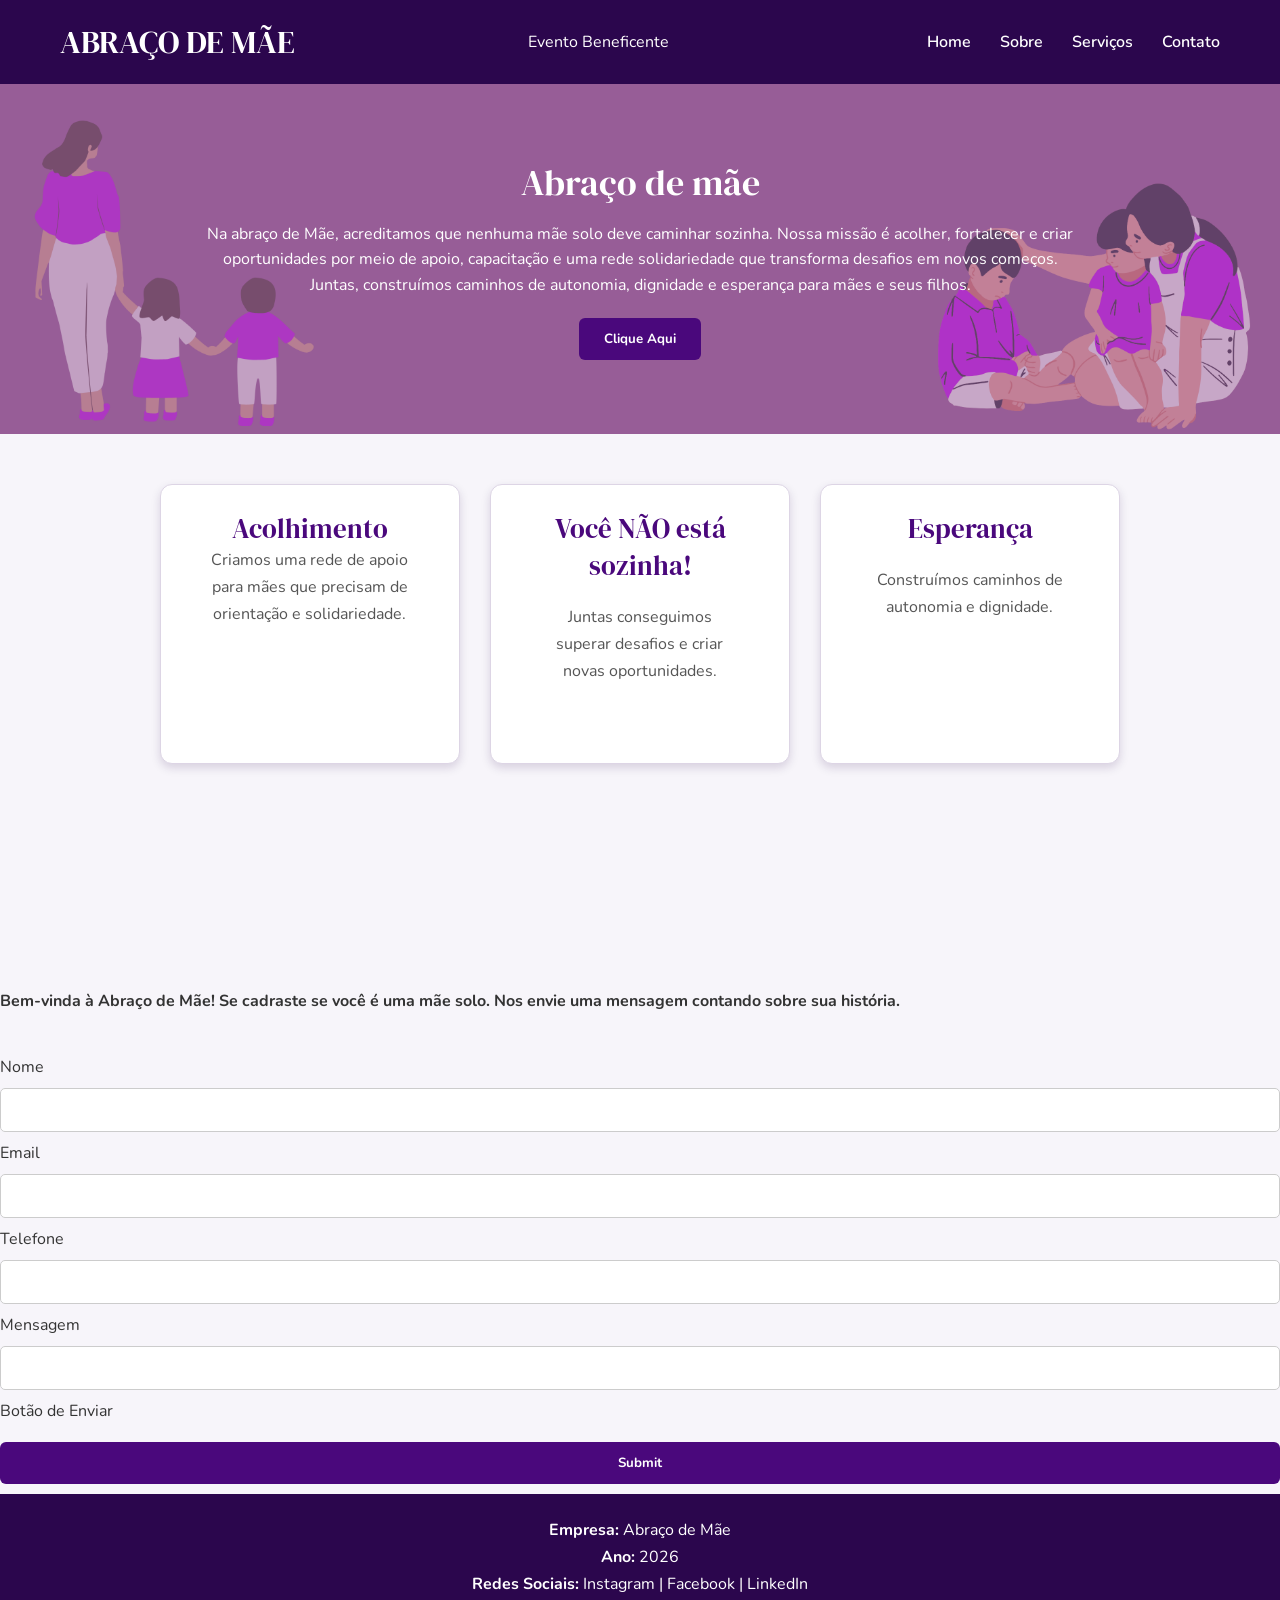
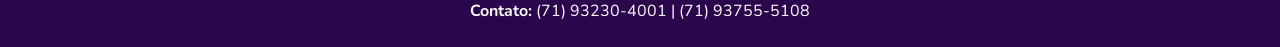
<file: index.html>
<!DOCTYPE html>
<html lang="pt">
<head>
    <meta charset="UTF-8">
    <meta name="viewport" content="width=device-width, initial-scale=1.0">
    <title>Abraço de mãe</title>
    <link rel="stylesheet" href="style.css">
</head>
<body>
    <header>
        <h1>ABRAÇO DE MÃE</h1>
        <P>Evento Beneficente</P>
        <nav>
            <a href="home.html">Home</a>
            <a href="sobre.html">Sobre</a>
            <a href="servicos.html">Serviços</a>
            <a href="contato.html">Contato</a>
        </nav>
    </header>

    <section class="banner">
        <h2>Abraço de mãe</h2>
            <p>Na abraço de Mãe, acreditamos que nenhuma mãe solo deve caminhar sozinha.
                Nossa missão é acolher, fortalecer e criar oportunidades por meio de apoio, capacitação e uma rede 
                solidariedade que transforma desafios em novos começos. Juntas, construímos caminhos de autonomia, dignidade e esperança para mães e seus filhos.
            </p>
        <button>Clique Aqui</button>
    </section>



    <section class="home">

            <div class="card">
                <h2>Acolhimento</h>
                    <p>
                        Criamos uma rede de apoio para mães que precisam
                        de orientação e solidariedade.
                    </p>          
            </div>


            <div class="card">
                <h2>Você NÃO está sozinha!</h2>
                    <p>
                        Juntas conseguimos superar desafios e criar novas oportunidades.
                    </p>
            </div>



            <div class="card">

                <h2>Esperança</h2>
                    <p>
                        Construímos caminhos de autonomia e dignidade.
                    </p>        
            </div>


    </section>

    <br><br><br><br><br><br><br><br>
    <h4>Bem-vinda à Abraço de Mãe! Se cadraste se você é uma mãe solo. Nos envie uma mensagem contando sobre sua história.</h4>
    <br><br>

    <form>

            Nome
            <input type="password">

            Email
            <input type="email">

            Telefone
            <input type="number">

            Mensagem
            <input type="message">
        
            Botão de Enviar
            <input type="submit">

    </form>

    <footer>
                <p><strong>Empresa:</strong> Abraço de Mãe</p>
                <p><strong>Ano:</strong> 2026</p>
                <p><strong>Redes Sociais:</strong> Instagram | Facebook | LinkedIn</p>
                <p><strong>Contato:</strong> (71) 93230-4001 | (71) 93755-5108</p>
    </footer>

</body>
</html>
</file>
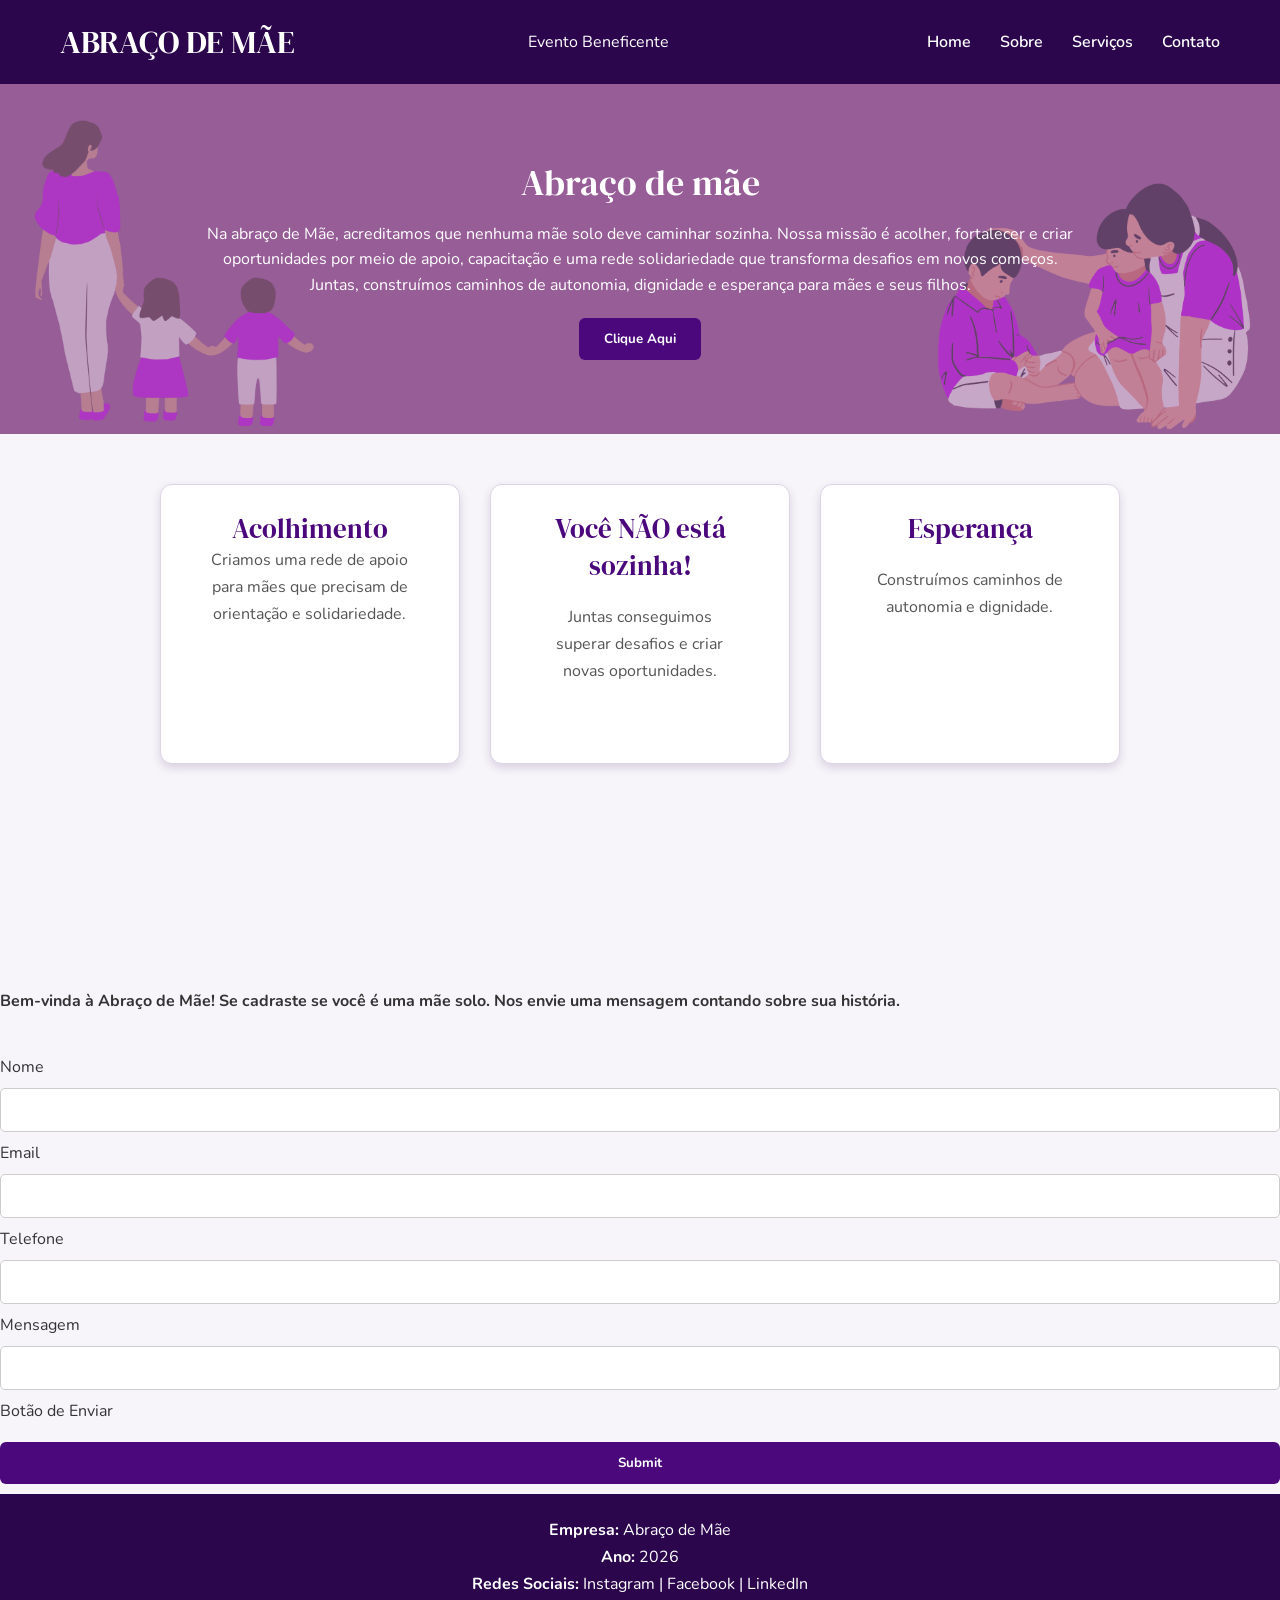
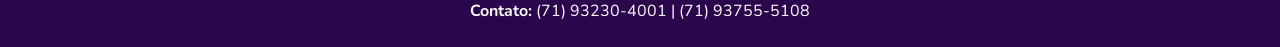
<file: Abraço de mãe/index.html>
<!DOCTYPE html>
<html lang="pt">
<head>
    <meta charset="UTF-8">
    <meta name="viewport" content="width=device-width, initial-scale=1.0">
    <title>Abraço de mãe</title>
    <link rel="stylesheet" href="style.css">
</head>
<body>
    <header>
        <h1>ABRAÇO DE MÃE</h1>
        <P>Evento Beneficente</P>
        <nav>
            <a href="Home.html">Home</a>
            <a href="Sobre.html">Sobre</a>
            <a href="Serviços.html">Serviços</a>
            <a href="Contato.html">Contato</a>
        </nav>
    </header>

    <section class="banner">
        <h2>Abraço de mãe</h2>
            <p>Na abraço de Mãe, acreditamos que nenhuma mãe solo deve caminhar sozinha.
                Nossa missão é acolher, fortalecer e criar oportunidades por meio de apoio, capacitação e uma rede 
                solidariedade que transforma desafios em novos começos. Juntas, construímos caminhos de autonomia, dignidade e esperança para mães e seus filhos.
            </p>
        <button>Clique Aqui</button>
    </section>



    <section class="home">

            <div class="card">
                <h2>Acolhimento</h>
                    <p>
                        Criamos uma rede de apoio para mães que precisam
                        de orientação e solidariedade.
                    </p>          
            </div>


            <div class="card">
                <h2>Você NÃO está sozinha!</h2>
                    <p>
                        Juntas conseguimos superar desafios e criar novas oportunidades.
                    </p>
            </div>



            <div class="card">

                <h2>Esperança</h2>
                    <p>
                        Construímos caminhos de autonomia e dignidade.
                    </p>        
            </div>


    </section>

    <br><br><br><br><br><br><br><br>
    <h4>Bem-vinda à Abraço de Mãe! Se cadraste se você é uma mãe solo. Nos envie uma mensagem contando sobre sua história.</h4>
    <br><br>

    <form>

            Nome
            <input type="password">

            Email
            <input type="email">

            Telefone
            <input type="number">

            Mensagem
            <input type="message">
        
            Botão de Enviar
            <input type="submit">

    </form>

    <footer>
                <p><strong>Empresa:</strong> Abraço de Mãe</p>
                <p><strong>Ano:</strong> 2026</p>
                <p><strong>Redes Sociais:</strong> Instagram | Facebook | LinkedIn</p>
                <p><strong>Contato:</strong> (71) 93230-4001 | (71) 93755-5108</p>
    </footer>

</body>
</html>
</file>
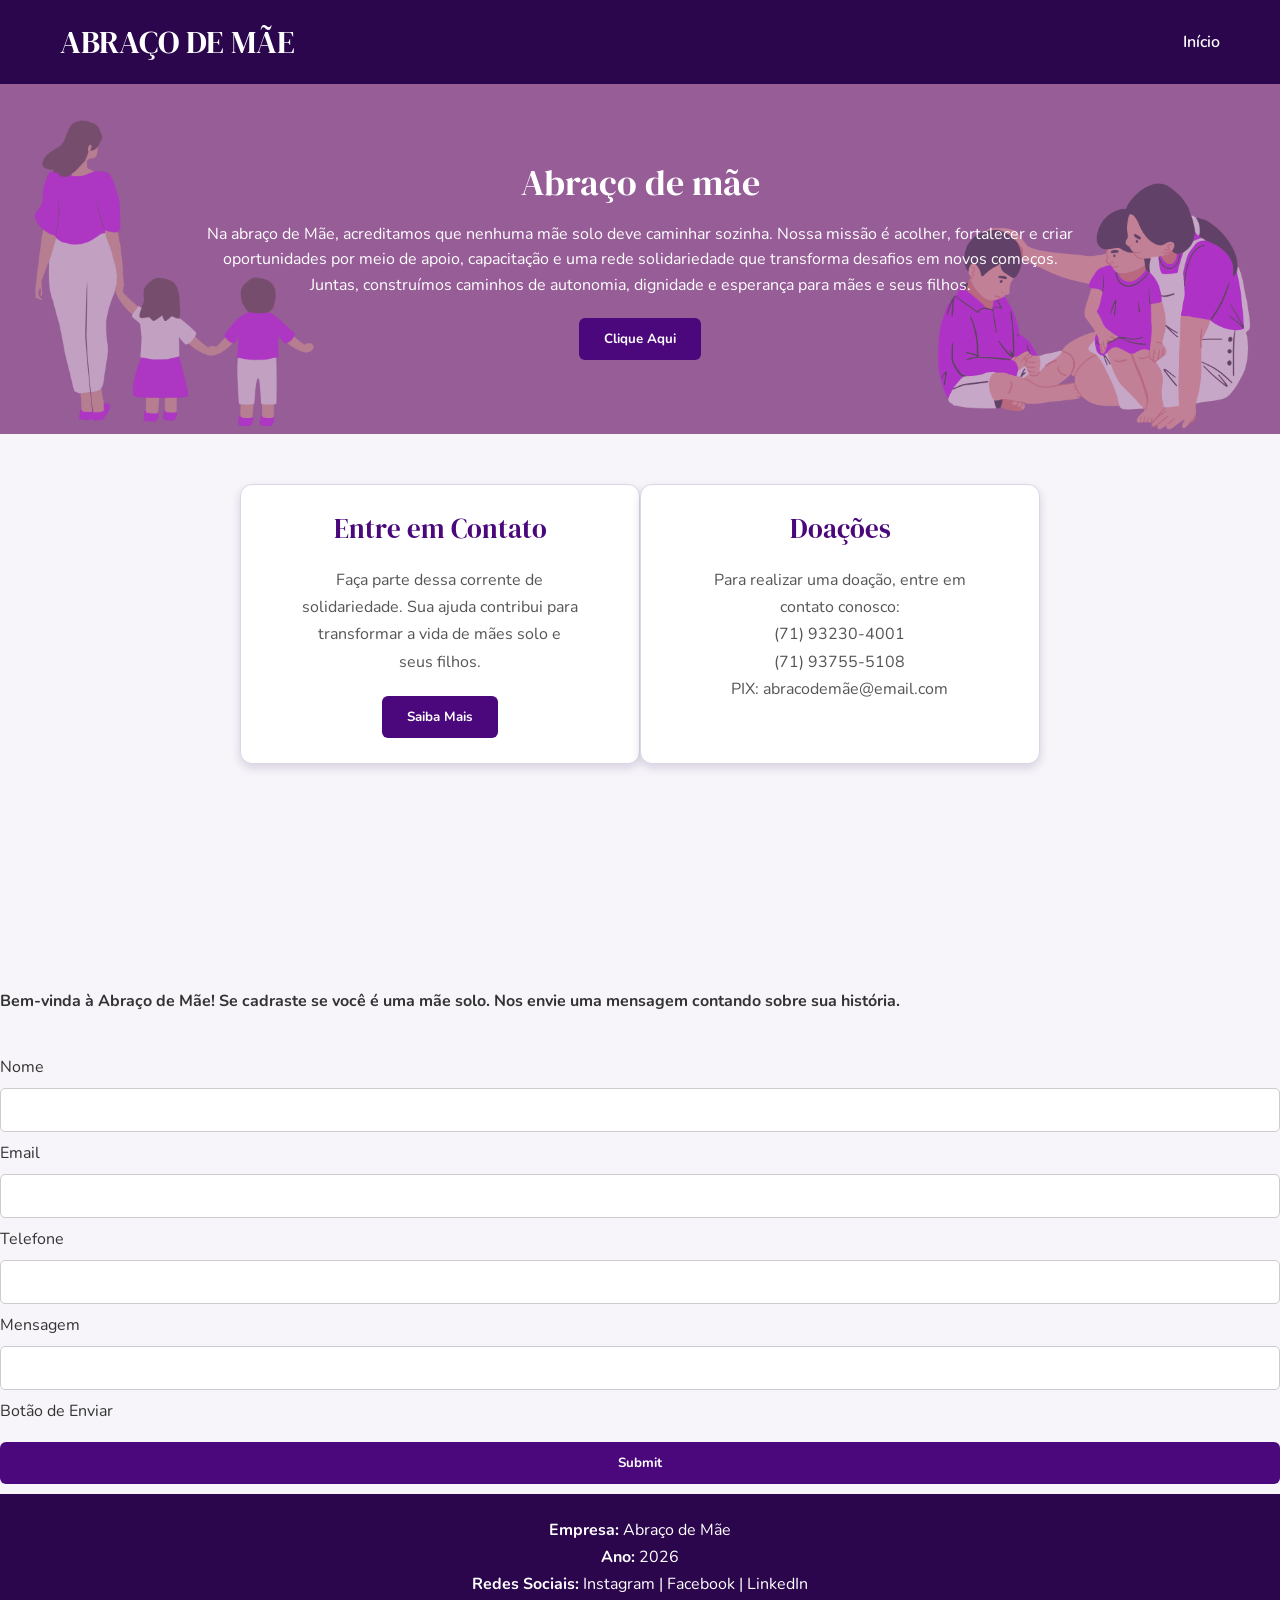
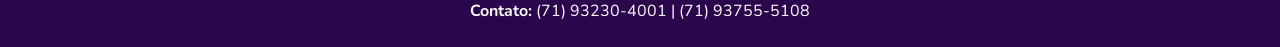
<file: Contato.html>
<!DOCTYPE html>
<html lang="pt">
<head>
    <meta charset="UTF-8">
    <meta name="viewport" content="width=device-width, initial-scale=1.0">
    <title>Abraço de mãe</title>
    <link rel="stylesheet" href="style.css">
</head>
<body>
    <header>
        <h1>ABRAÇO DE MÃE</h1>
        <nav>
                <a href="index.html">Início</a> 
        </nav>
    </header>

    <section class="banner">
        <h2>Abraço de mãe</h2>
            <p>Na abraço de Mãe, acreditamos que nenhuma mãe solo deve caminhar sozinha.
                Nossa missão é acolher, fortalecer e criar oportunidades por meio de apoio, capacitação e uma rede 
                solidariedade que transforma desafios em novos começos. Juntas, construímos caminhos de autonomia, dignidade e esperança para mães e seus filhos.
            </p>
        <button>Clique Aqui</button>
    </section>

    <section class="contato">

            <div class="card">
                <h2>Entre em Contato</h2>
                    <p>
                    Faça parte dessa corrente de solidariedade.
                    Sua ajuda contribui para transformar a vida de mães solo e seus filhos.
                    </p>
                    <button>Saiba Mais</button>

            </div>


            <div class="card">
                <h2>Doações</h2>

                    <p>Para realizar uma doação, entre em contato conosco:</p>

                    <p>(71) 93230-4001</p>

                    <p>(71) 93755-5108</p>

                    <p>PIX: abracodemãe@email.com</p>
            </div>


    </section>

    <br><br><br><br><br><br><br><br>
    <h4>Bem-vinda à Abraço de Mãe! Se cadraste se você é uma mãe solo. Nos envie uma mensagem contando sobre sua história.</h4>
    <br><br>

    <form>

            Nome
            <input type="password">

            Email
            <input type="email">

            Telefone
            <input type="number">

            Mensagem
            <input type="message">
        
            Botão de Enviar
            <input type="submit">

    </form>

    <footer>
                <p><strong>Empresa:</strong> Abraço de Mãe</p>
                <p><strong>Ano:</strong> 2026</p>
                <p><strong>Redes Sociais:</strong> Instagram | Facebook | LinkedIn</p>
                <p><strong>Contato:</strong> (71) 93230-4001 | (71) 93755-5108</p>
    </footer>

</body>
</html>
</file>
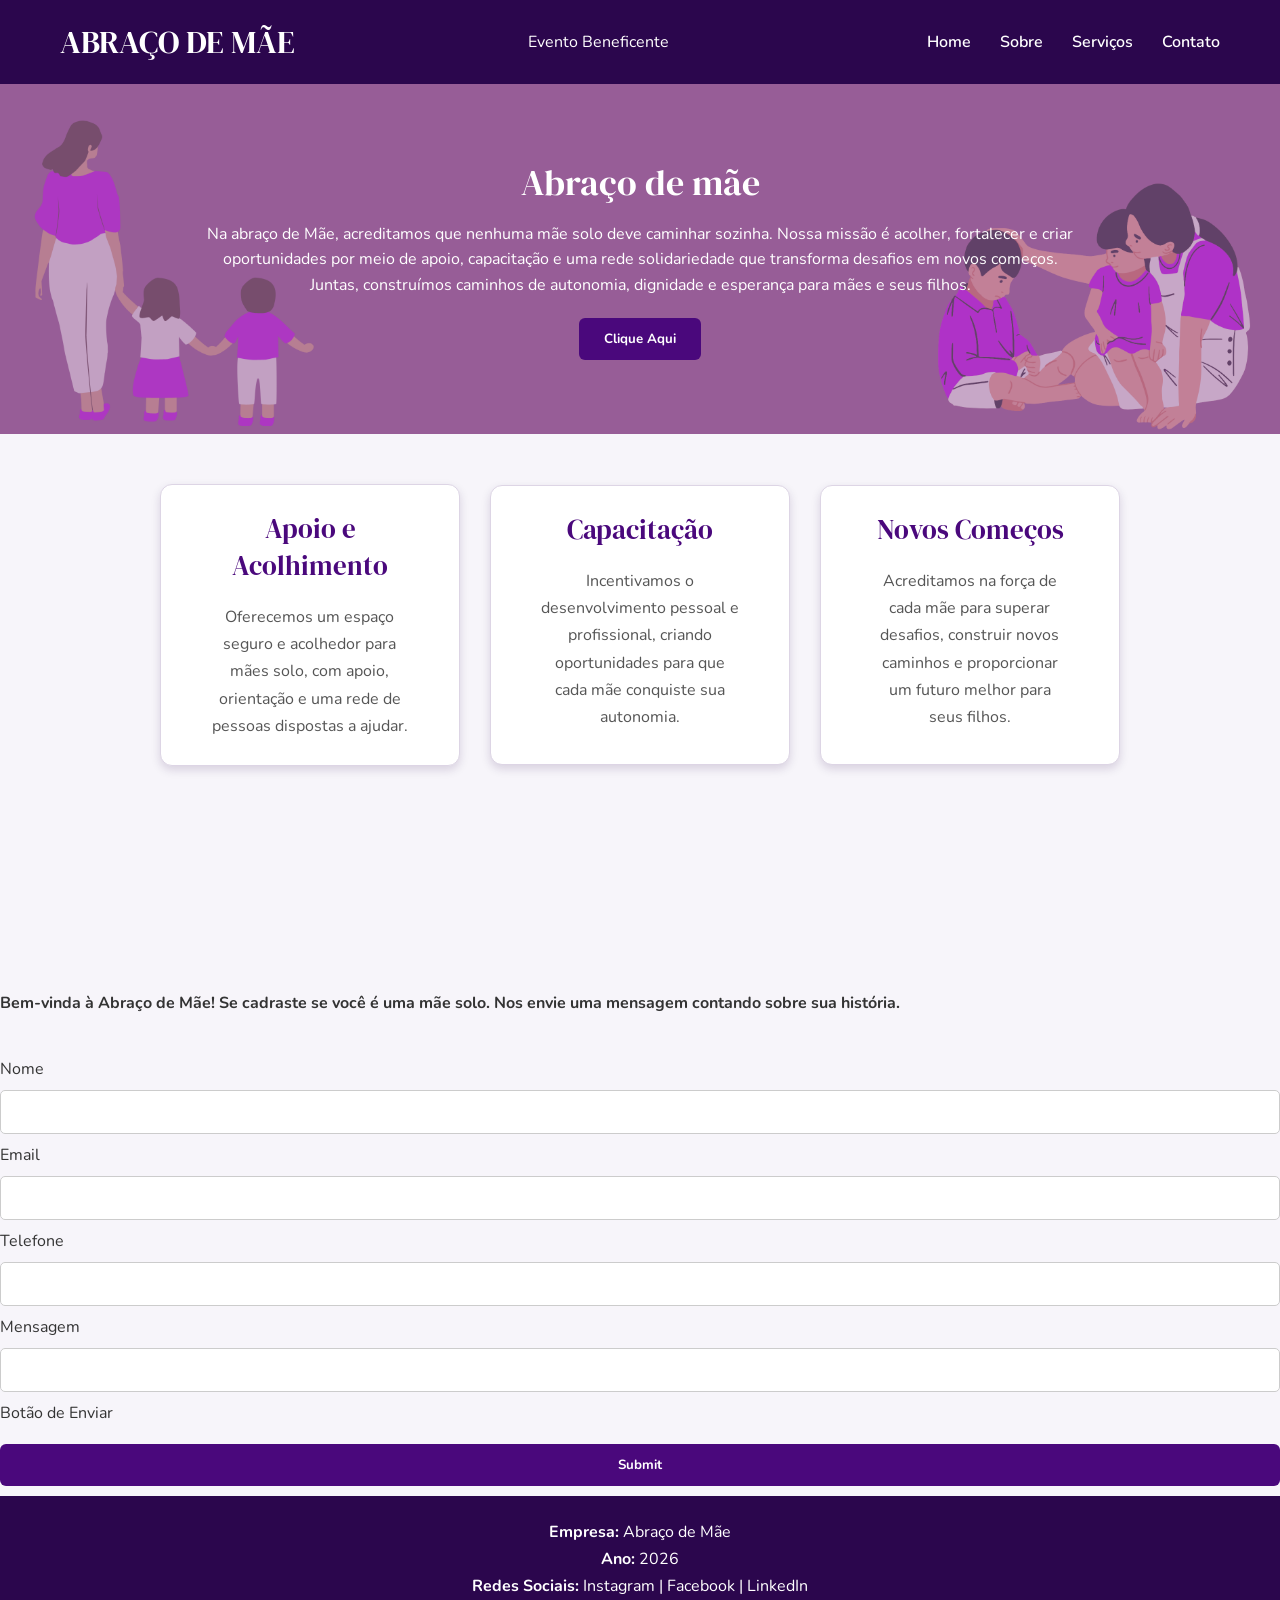
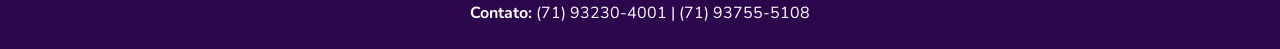
<file: Home.html>
<!DOCTYPE html>
<html lang="pt">
<head>
    <meta charset="UTF-8">
    <meta name="viewport" content="width=device-width, initial-scale=1.0">
    <title>Abraço de mãe</title>
    <link rel="stylesheet" href="style.css">
</head>
<body>
    <header>
        <h1>ABRAÇO DE MÃE</h1>
        <P>Evento Beneficente</P>
        <nav>
            <a href="Home.html">Home</a>
            <a href="Sobre.html">Sobre</a>
            <a href="Serviços.html">Serviços</a>
            <a href="Contato.html">Contato</a>
        </nav>
    </header>

    <section class="banner">
        <h2>Abraço de mãe</h2>
            <p>Na abraço de Mãe, acreditamos que nenhuma mãe solo deve caminhar sozinha.
                Nossa missão é acolher, fortalecer e criar oportunidades por meio de apoio, capacitação e uma rede 
                solidariedade que transforma desafios em novos começos. Juntas, construímos caminhos de autonomia, dignidade e esperança para mães e seus filhos.
            </p>
        <button>Clique Aqui</button>
    </section>


    <section class="home">

       <div class="card">
          <h2>Apoio e Acolhimento</h2>
             <p>
                Oferecemos um espaço seguro e acolhedor para mães solo,
                com apoio, orientação e uma rede de pessoas dispostas a ajudar.
            </p>
        </div>

        <div class="card">
           <h2>Capacitação</h2>
             <p>
              Incentivamos o desenvolvimento pessoal e profissional,
              criando oportunidades para que cada mãe conquiste sua autonomia.
            </p>   
         </div>

        <div class="card">
           <h2>Novos Começos</h2>
             <p>
              Acreditamos na força de cada mãe para superar desafios,
              construir novos caminhos e proporcionar um futuro melhor para seus filhos.
            </p>
         </div>

    </section>

    <br><br><br><br><br><br><br><br>
    <h4>Bem-vinda à Abraço de Mãe! Se cadraste se você é uma mãe solo. Nos envie uma mensagem contando sobre sua história.</h4>
    <br><br>

    <form>

            Nome
            <input type="password">

            Email
            <input type="email">

            Telefone
            <input type="number">

            Mensagem
            <input type="message">
        
            Botão de Enviar
            <input type="submit">

    </form>

    <footer>
                <p><strong>Empresa:</strong> Abraço de Mãe</p>
                <p><strong>Ano:</strong> 2026</p>
                <p><strong>Redes Sociais:</strong> Instagram | Facebook | LinkedIn</p>
                <p><strong>Contato:</strong> (71) 93230-4001 | (71) 93755-5108</p>
    </footer>

</body>
</html>
</file>
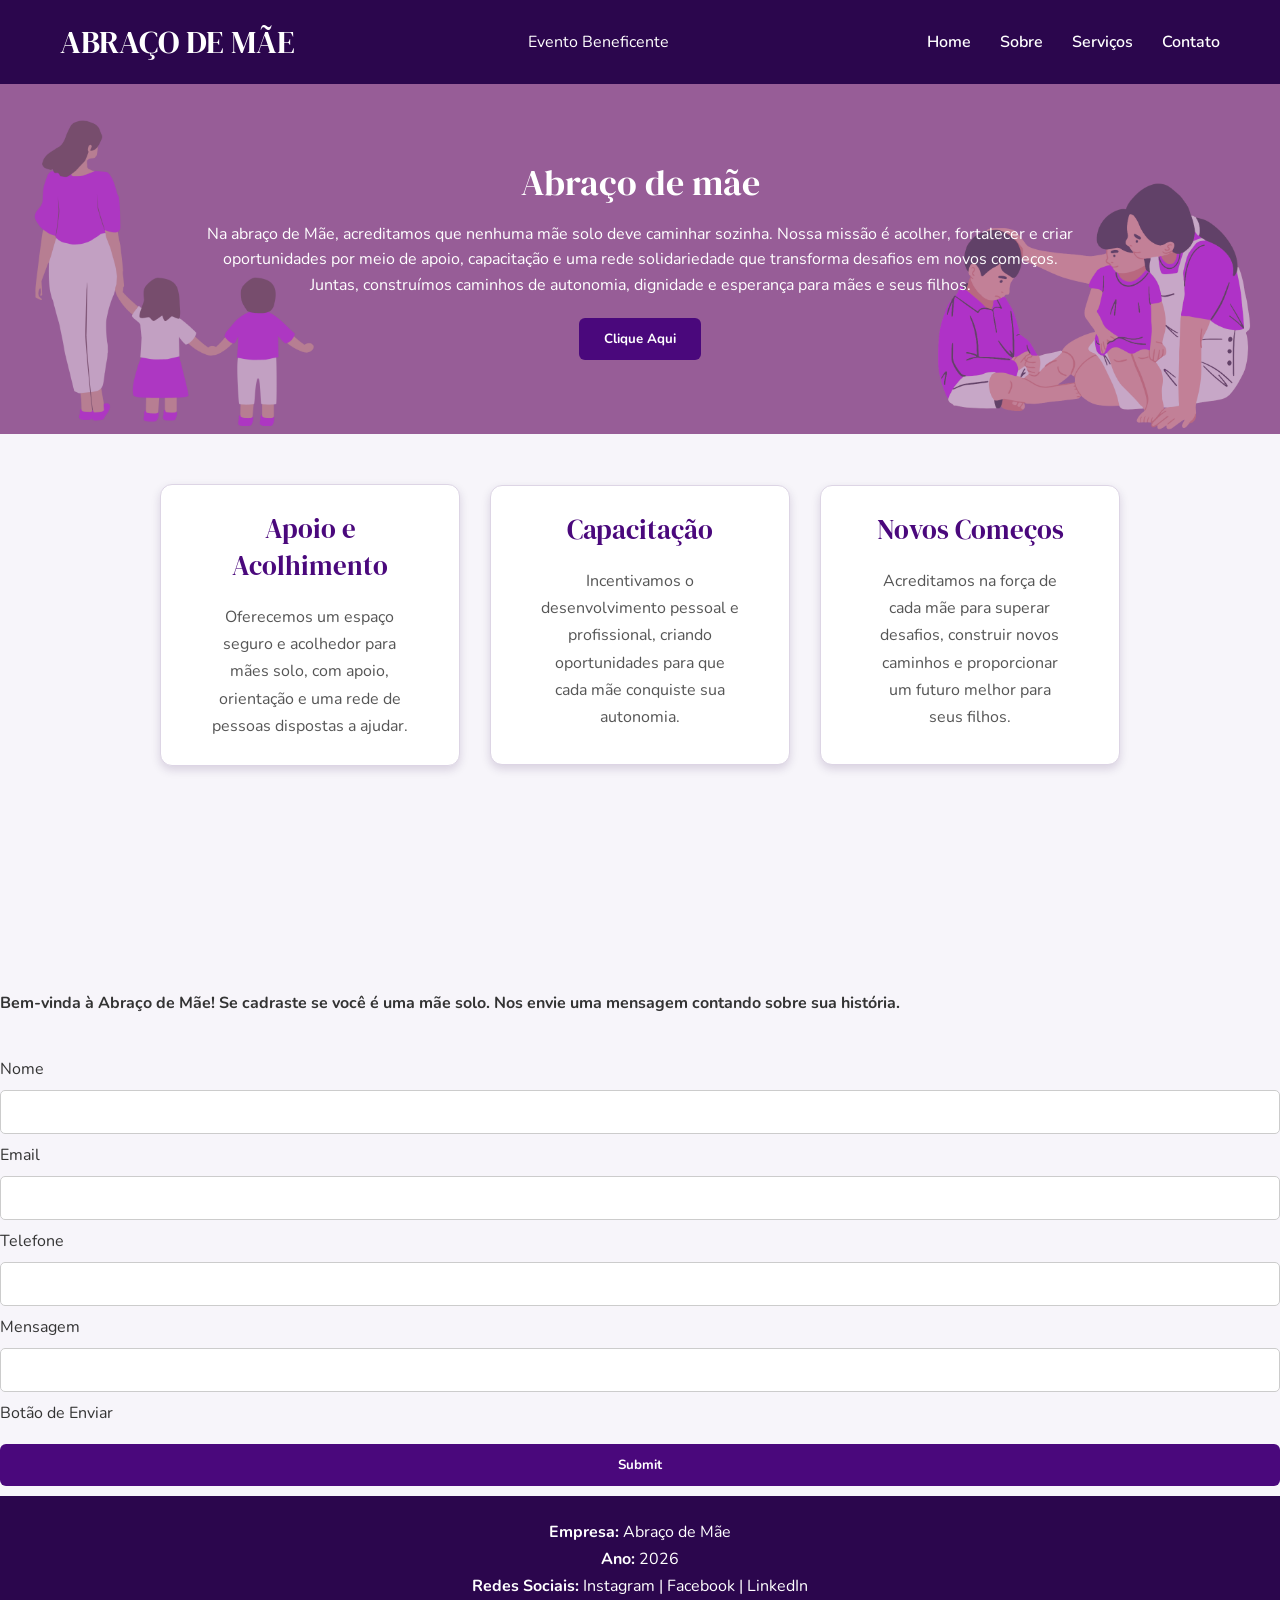
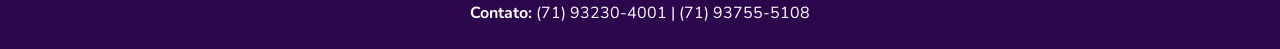
<file: home.html>
<!DOCTYPE html>
<html lang="pt">
<head>
    <meta charset="UTF-8">
    <meta name="viewport" content="width=device-width, initial-scale=1.0">
    <title>Abraço de mãe</title>
    <link rel="stylesheet" href="style.css">
</head>
<body>
    <header>
        <h1>ABRAÇO DE MÃE</h1>
        <P>Evento Beneficente</P>
        <nav>
            <a href="home.html">Home</a>
            <a href="sobre.html">Sobre</a>
            <a href="servicos.html">Serviços</a>
            <a href="contato.html">Contato</a>
        </nav>
    </header>

    <section class="banner">
        <h2>Abraço de mãe</h2>
            <p>Na abraço de Mãe, acreditamos que nenhuma mãe solo deve caminhar sozinha.
                Nossa missão é acolher, fortalecer e criar oportunidades por meio de apoio, capacitação e uma rede 
                solidariedade que transforma desafios em novos começos. Juntas, construímos caminhos de autonomia, dignidade e esperança para mães e seus filhos.
            </p>
        <button>Clique Aqui</button>
    </section>


    <section class="home">

       <div class="card">
          <h2>Apoio e Acolhimento</h2>
             <p>
                Oferecemos um espaço seguro e acolhedor para mães solo,
                com apoio, orientação e uma rede de pessoas dispostas a ajudar.
            </p>
        </div>

        <div class="card">
           <h2>Capacitação</h2>
             <p>
              Incentivamos o desenvolvimento pessoal e profissional,
              criando oportunidades para que cada mãe conquiste sua autonomia.
            </p>   
         </div>

        <div class="card">
           <h2>Novos Começos</h2>
             <p>
              Acreditamos na força de cada mãe para superar desafios,
              construir novos caminhos e proporcionar um futuro melhor para seus filhos.
            </p>
         </div>

    </section>

    <br><br><br><br><br><br><br><br>
    <h4>Bem-vinda à Abraço de Mãe! Se cadraste se você é uma mãe solo. Nos envie uma mensagem contando sobre sua história.</h4>
    <br><br>

    <form>

            Nome
            <input type="password">

            Email
            <input type="email">

            Telefone
            <input type="number">

            Mensagem
            <input type="message">
        
            Botão de Enviar
            <input type="submit">

    </form>

    <footer>
                <p><strong>Empresa:</strong> Abraço de Mãe</p>
                <p><strong>Ano:</strong> 2026</p>
                <p><strong>Redes Sociais:</strong> Instagram | Facebook | LinkedIn</p>
                <p><strong>Contato:</strong> (71) 93230-4001 | (71) 93755-5108</p>
    </footer>

</body>
</html>
</file>
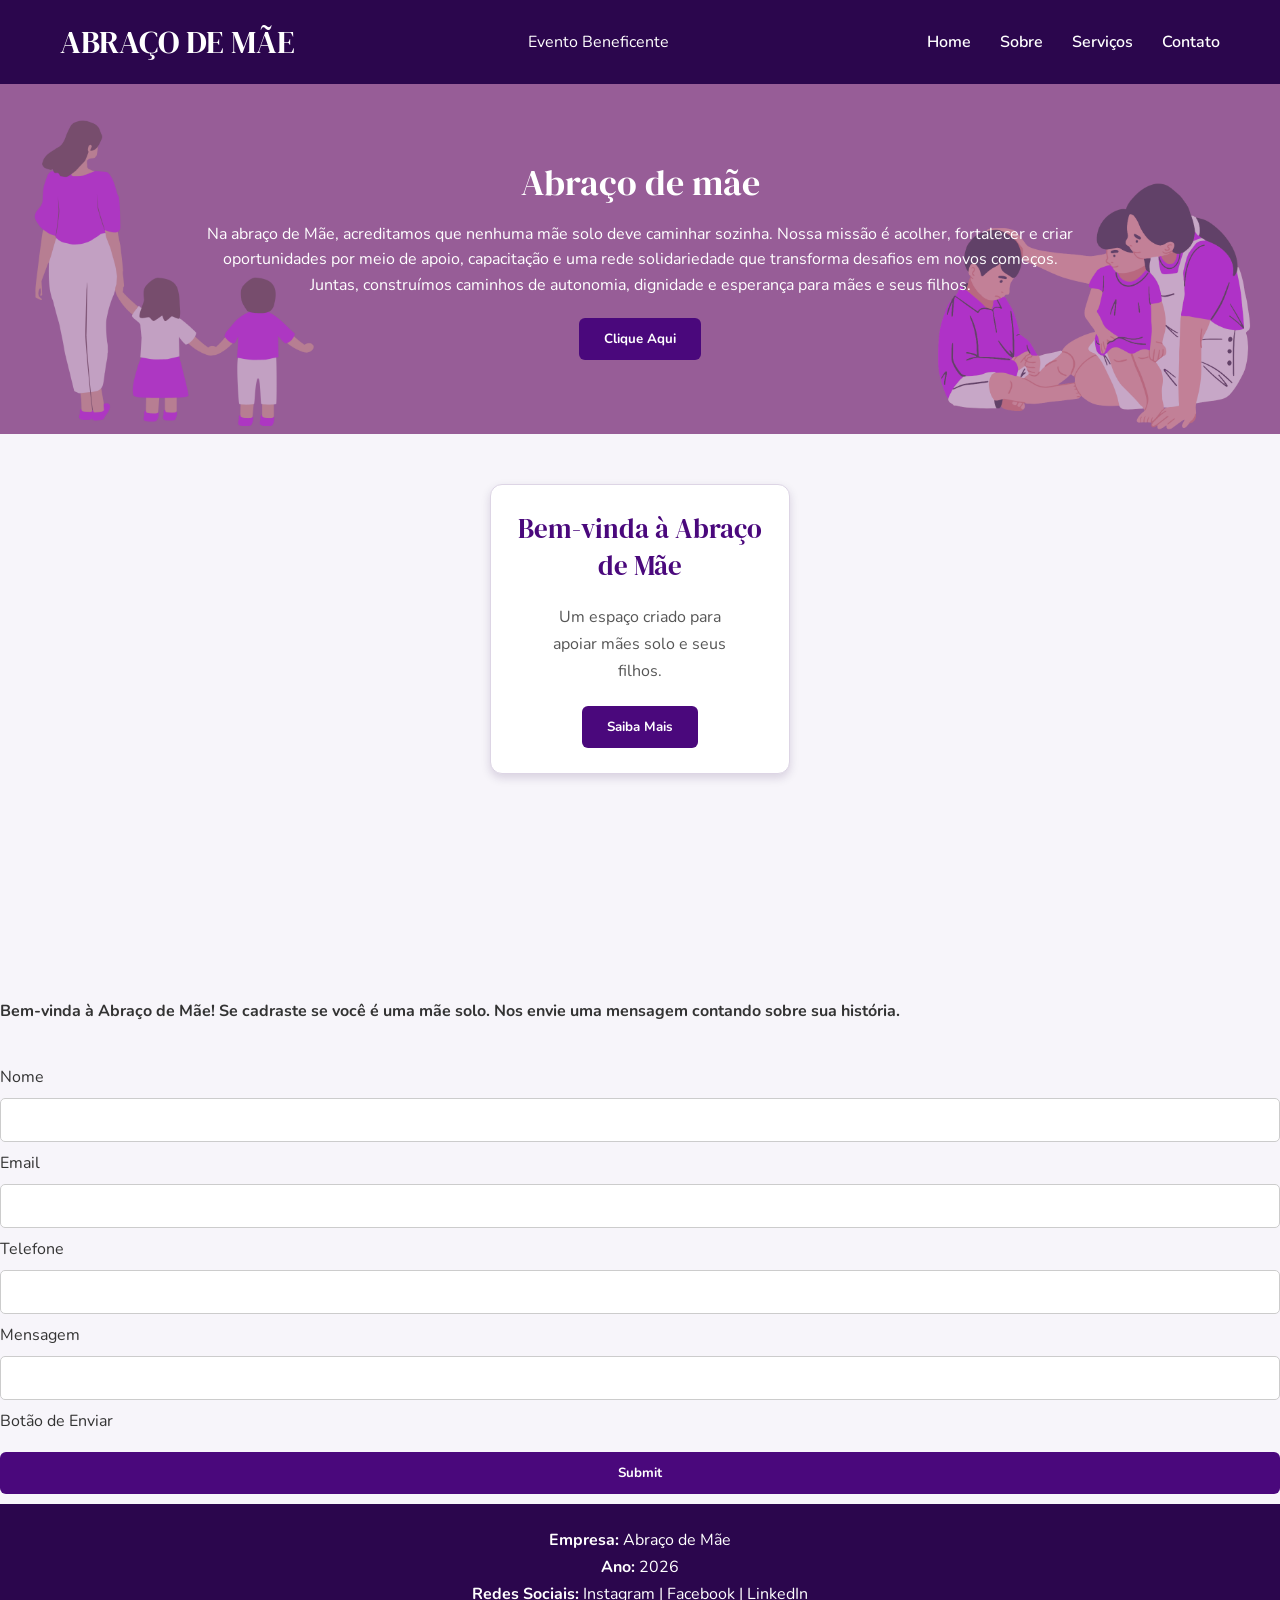
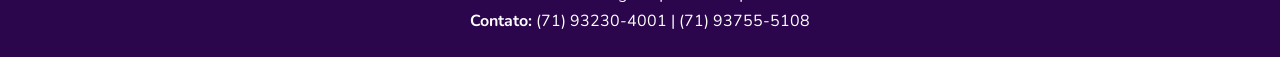
<file: inicio.html>
<!DOCTYPE html>
<html lang="pt">
<head>
    <meta charset="UTF-8">
    <meta name="viewport" content="width=device-width, initial-scale=1.0">
    <title>Abraço de mãe</title>
    <link rel="stylesheet" href="style.css">
</head>
<body>
    <header>
        <h1>ABRAÇO DE MÃE</h1>
        <P>Evento Beneficente</P>
        <nav>
            <a href="home.html">Home</a>
            <a href="sobre.html">Sobre</a>
            <a href="servicos.html">Serviços</a>
            <a href="contato.html">Contato</a>
        </nav>
    </header>

    <section class="banner">
        <h2>Abraço de mãe</h2>
            <p>Na abraço de Mãe, acreditamos que nenhuma mãe solo deve caminhar sozinha.
                Nossa missão é acolher, fortalecer e criar oportunidades por meio de apoio, capacitação e uma rede 
                solidariedade que transforma desafios em novos começos. Juntas, construímos caminhos de autonomia, dignidade e esperança para mães e seus filhos.
            </p>
        <button>Clique Aqui</button>
    </section>



    <section class="inicio">

                <div class="card">
                        <h2>Bem-vinda à Abraço de Mãe</h2>
                            <p>
                            Um espaço criado para apoiar mães solo
                            e seus filhos.
                            </p>
                            <button>Saiba Mais</button>

                </div>

    </section>

    <br><br><br><br><br><br><br><br>
    <h4>Bem-vinda à Abraço de Mãe! Se cadraste se você é uma mãe solo. Nos envie uma mensagem contando sobre sua história.</h4>
    <br><br>

    <form>

            Nome
            <input type="password">

            Email
            <input type="email">

            Telefone
            <input type="number">

            Mensagem
            <input type="message">
        
            Botão de Enviar
            <input type="submit">

    </form>

    <footer>
                <p><strong>Empresa:</strong> Abraço de Mãe</p>
                <p><strong>Ano:</strong> 2026</p>
                <p><strong>Redes Sociais:</strong> Instagram | Facebook | LinkedIn</p>
                <p><strong>Contato:</strong> (71) 93230-4001 | (71) 93755-5108</p>
    </footer>

</body>
</html>
</file>
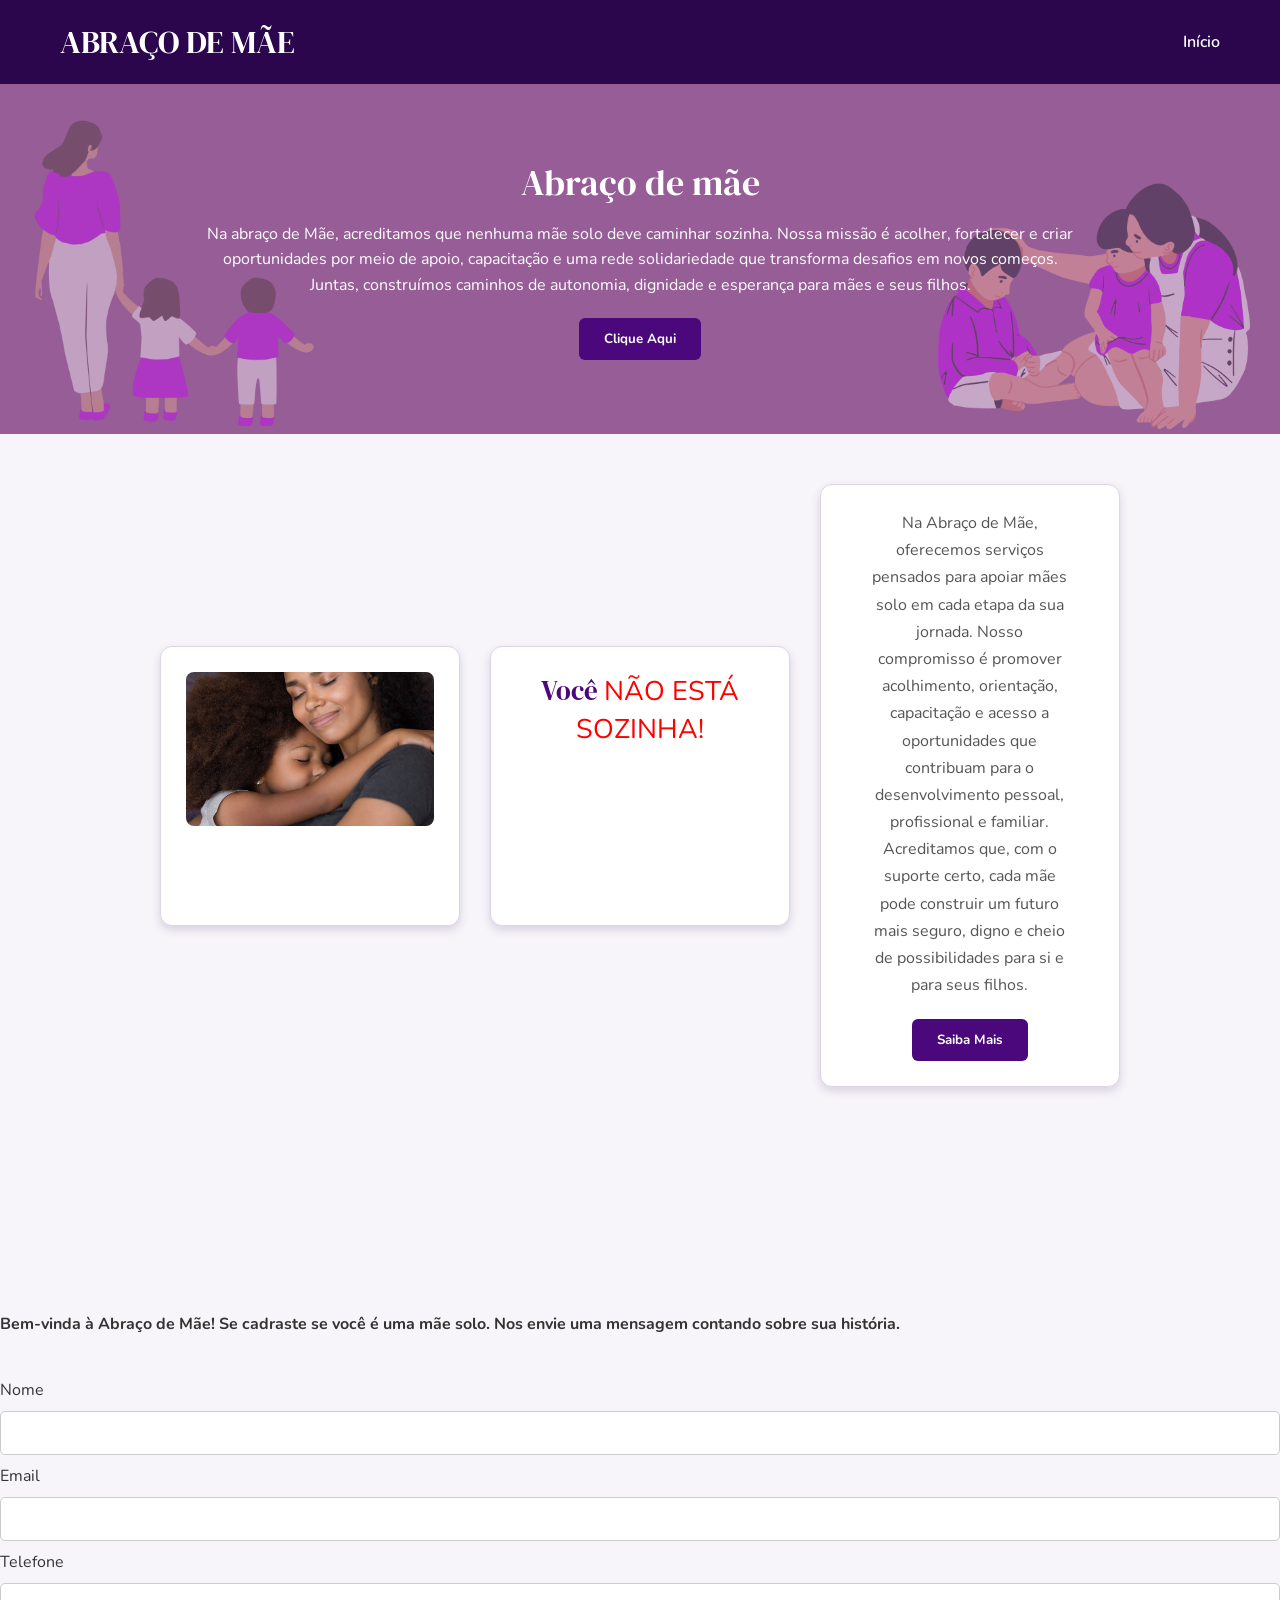
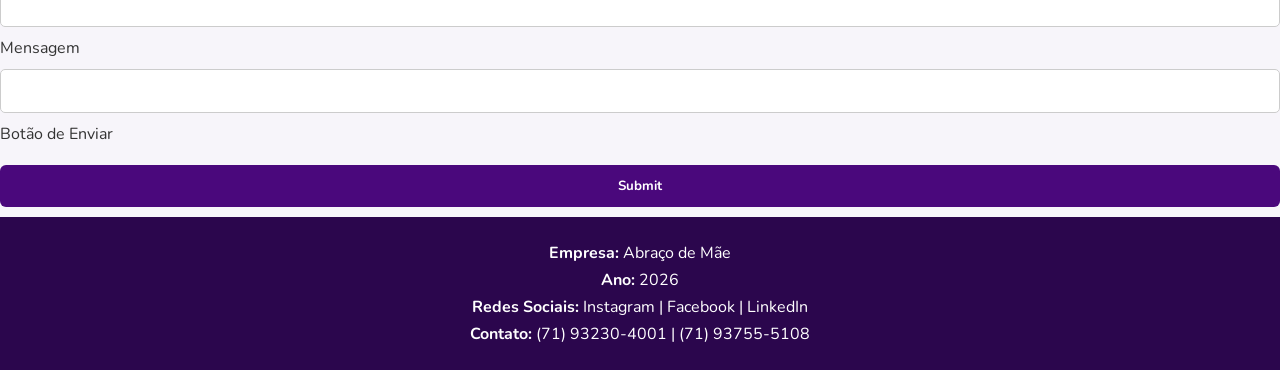
<file: servicos.html>
<!DOCTYPE html>
<html lang="pt">
<head>
    <meta charset="UTF-8">
    <meta name="viewport" content="width=device-width, initial-scale=1.0">
    <title>Abraço de mãe</title>
    <link rel="stylesheet" href="style.css">
</head>
<body>
    <header>
        <h1>ABRAÇO DE MÃE</h1>
        <nav>
            <a href="index.html">Início</a> 
        </nav>
    </header>

    <section class="banner">
        <h2>Abraço de mãe</h2>
            <p>Na abraço de Mãe, acreditamos que nenhuma mãe solo deve caminhar sozinha.
                Nossa missão é acolher, fortalecer e criar oportunidades por meio de apoio, capacitação e uma rede 
                solidariedade que transforma desafios em novos começos. Juntas, construímos caminhos de autonomia, dignidade e esperança para mães e seus filhos.
            </p>
        <button>Clique Aqui</button>
    </section>

    <section class="servicos">

            <div class="card">
                <img src="mae-solo.jpg" alt="mãe solo">
            </div>

            <div class="card">
                <h2>Você <span style="color:red;">NÃO ESTÁ SOZINHA!</span></h2>
            </div>

            <div class="card">
                <P>Na Abraço de Mãe, oferecemos serviços pensados para apoiar mães solo em cada etapa 
                    da sua jornada. Nosso compromisso é promover acolhimento, orientação, capacitação e 
                    acesso a oportunidades que contribuam para o desenvolvimento pessoal, profissional e 
                    familiar. Acreditamos que, com o suporte certo, cada mãe pode construir um futuro mais 
                    seguro, digno e cheio de possibilidades para si e para seus filhos.
                </P>
        <button>Saiba Mais</button>
    </div>

    </section>

    <br><br><br><br><br><br><br><br>
    <h4>Bem-vinda à Abraço de Mãe! Se cadraste se você é uma mãe solo. Nos envie uma mensagem contando sobre sua história.</h4>
    <br><br>

    <form>

            Nome
            <input type="password">

            Email
            <input type="email">

            Telefone
            <input type="number">

            Mensagem
            <input type="message">
        
            Botão de Enviar
            <input type="submit">

    </form>

    <footer>
                <p><strong>Empresa:</strong> Abraço de Mãe</p>
                <p><strong>Ano:</strong> 2026</p>
                <p><strong>Redes Sociais:</strong> Instagram | Facebook | LinkedIn</p>
                <p><strong>Contato:</strong> (71) 93230-4001 | (71) 93755-5108</p>
    </footer>

</body>
</html>
</file>
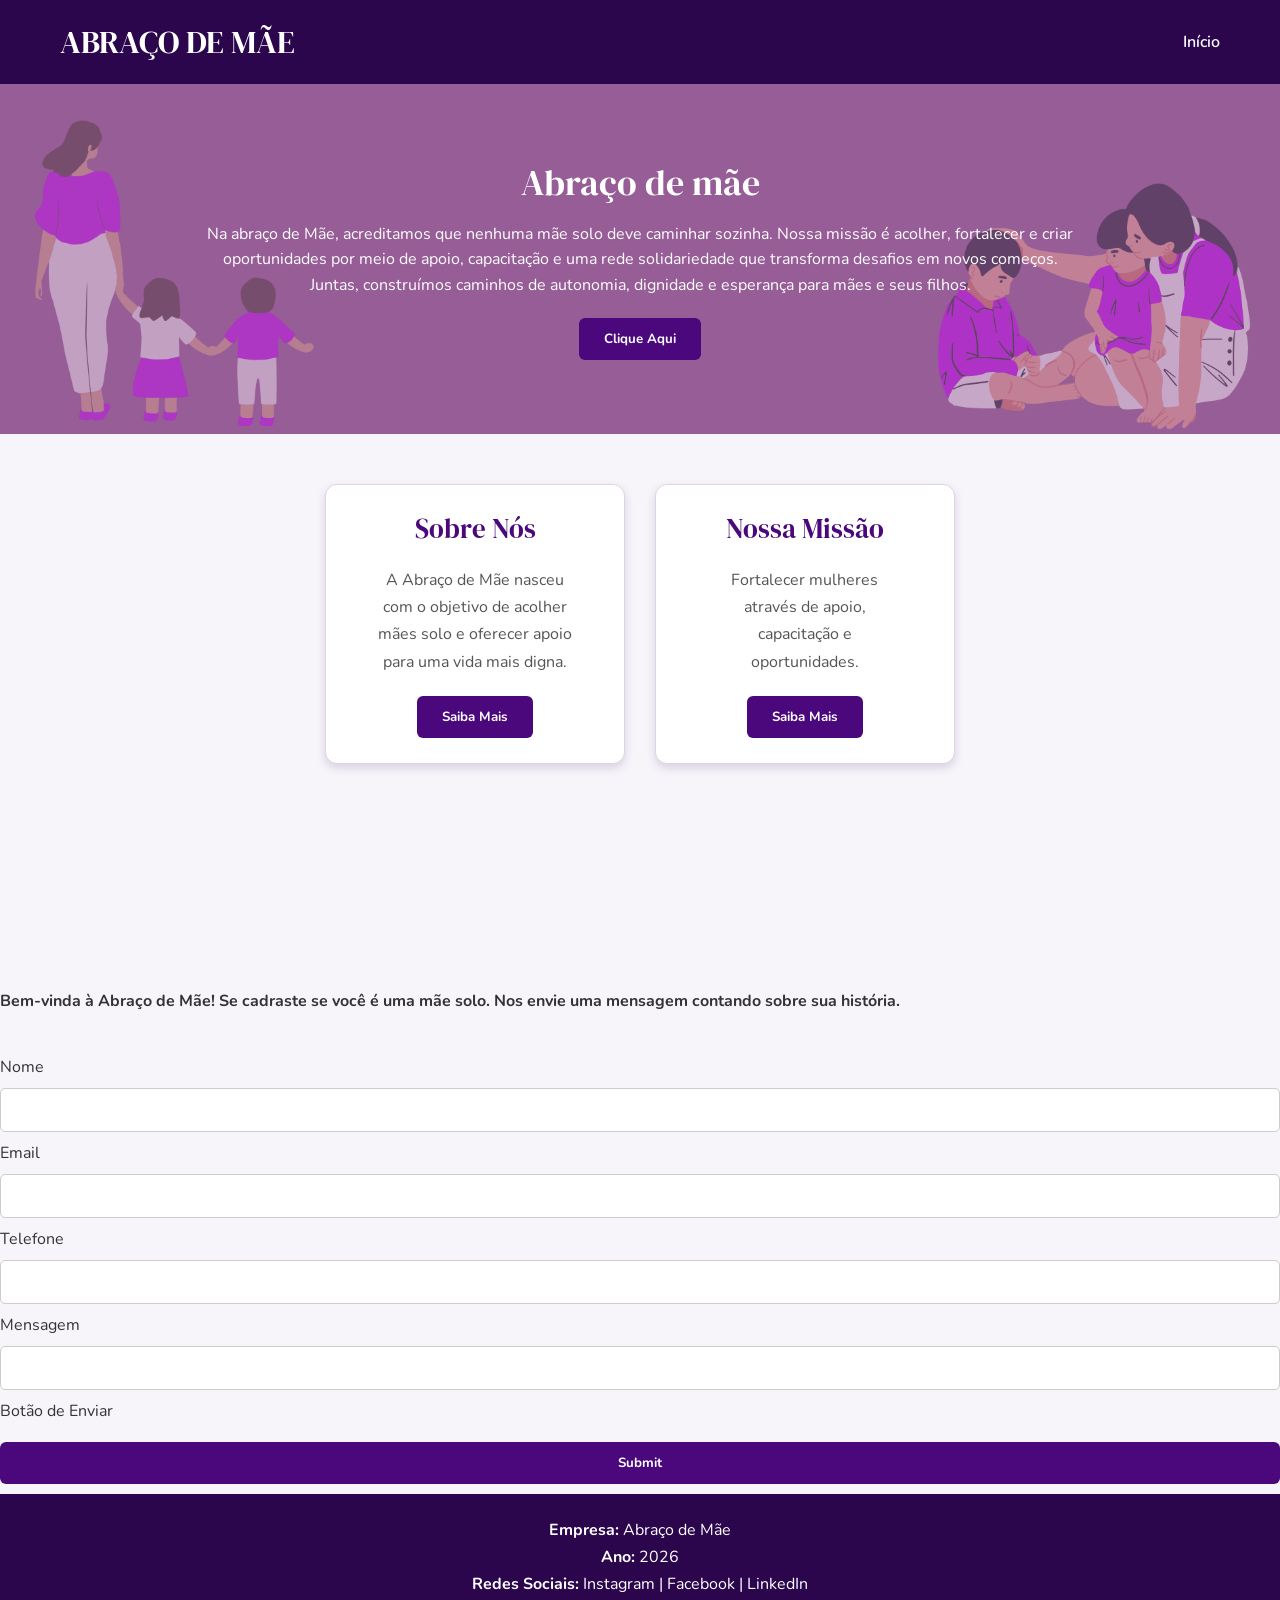
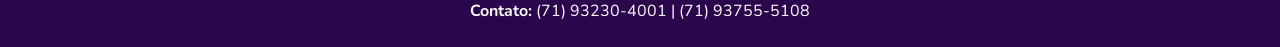
<file: Sobre.html>
<!DOCTYPE html>
<html lang="pt">
<head>
    <meta charset="UTF-8">
    <meta name="viewport" content="width=device-width, initial-scale=1.0">
    <title>Abraço de mãe</title>
    <link rel="stylesheet" href="style.css">
</head>
<body>
    <header>
        <h1>ABRAÇO DE MÃE</h1>
        <nav>
            <a href="index.html">Início</a> 
        </nav>
    </header>

    <section class="banner">
        <h2>Abraço de mãe</h2>
            <p>Na abraço de Mãe, acreditamos que nenhuma mãe solo deve caminhar sozinha.
                Nossa missão é acolher, fortalecer e criar oportunidades por meio de apoio, capacitação e uma rede 
                solidariedade que transforma desafios em novos começos. Juntas, construímos caminhos de autonomia, dignidade e esperança para mães e seus filhos.
            </p>
        <button>Clique Aqui</button>
    </section>

    <section class="sobre">

            <div class="card">
                <h2>Sobre Nós</h2>
                    <p>
                    A Abraço de Mãe nasceu com o objetivo de acolher
                    mães solo e oferecer apoio para uma vida mais digna.
                    </p>
                    <button>Saiba Mais</button>
            </div>


            <div class="card">
                <h2>Nossa Missão</h2>
                    <p>Fortalecer mulheres através de apoio,
                    capacitação e oportunidades.
                    </p>
                    <button>Saiba Mais</button>
            </div>
    </section>

    <br><br><br><br><br><br><br><br>
    <h4>Bem-vinda à Abraço de Mãe! Se cadraste se você é uma mãe solo. Nos envie uma mensagem contando sobre sua história.</h4>
    <br><br>

    <form>

            Nome
            <input type="password">

            Email
            <input type="email">

            Telefone
            <input type="number">

            Mensagem
            <input type="message">
        
            Botão de Enviar
            <input type="submit">

    </form>

    <footer>
                <p><strong>Empresa:</strong> Abraço de Mãe</p>
                <p><strong>Ano:</strong> 2026</p>
                <p><strong>Redes Sociais:</strong> Instagram | Facebook | LinkedIn</p>
                <p><strong>Contato:</strong> (71) 93230-4001 | (71) 93755-5108</p>
    </footer>

</body>
</html>
</file>
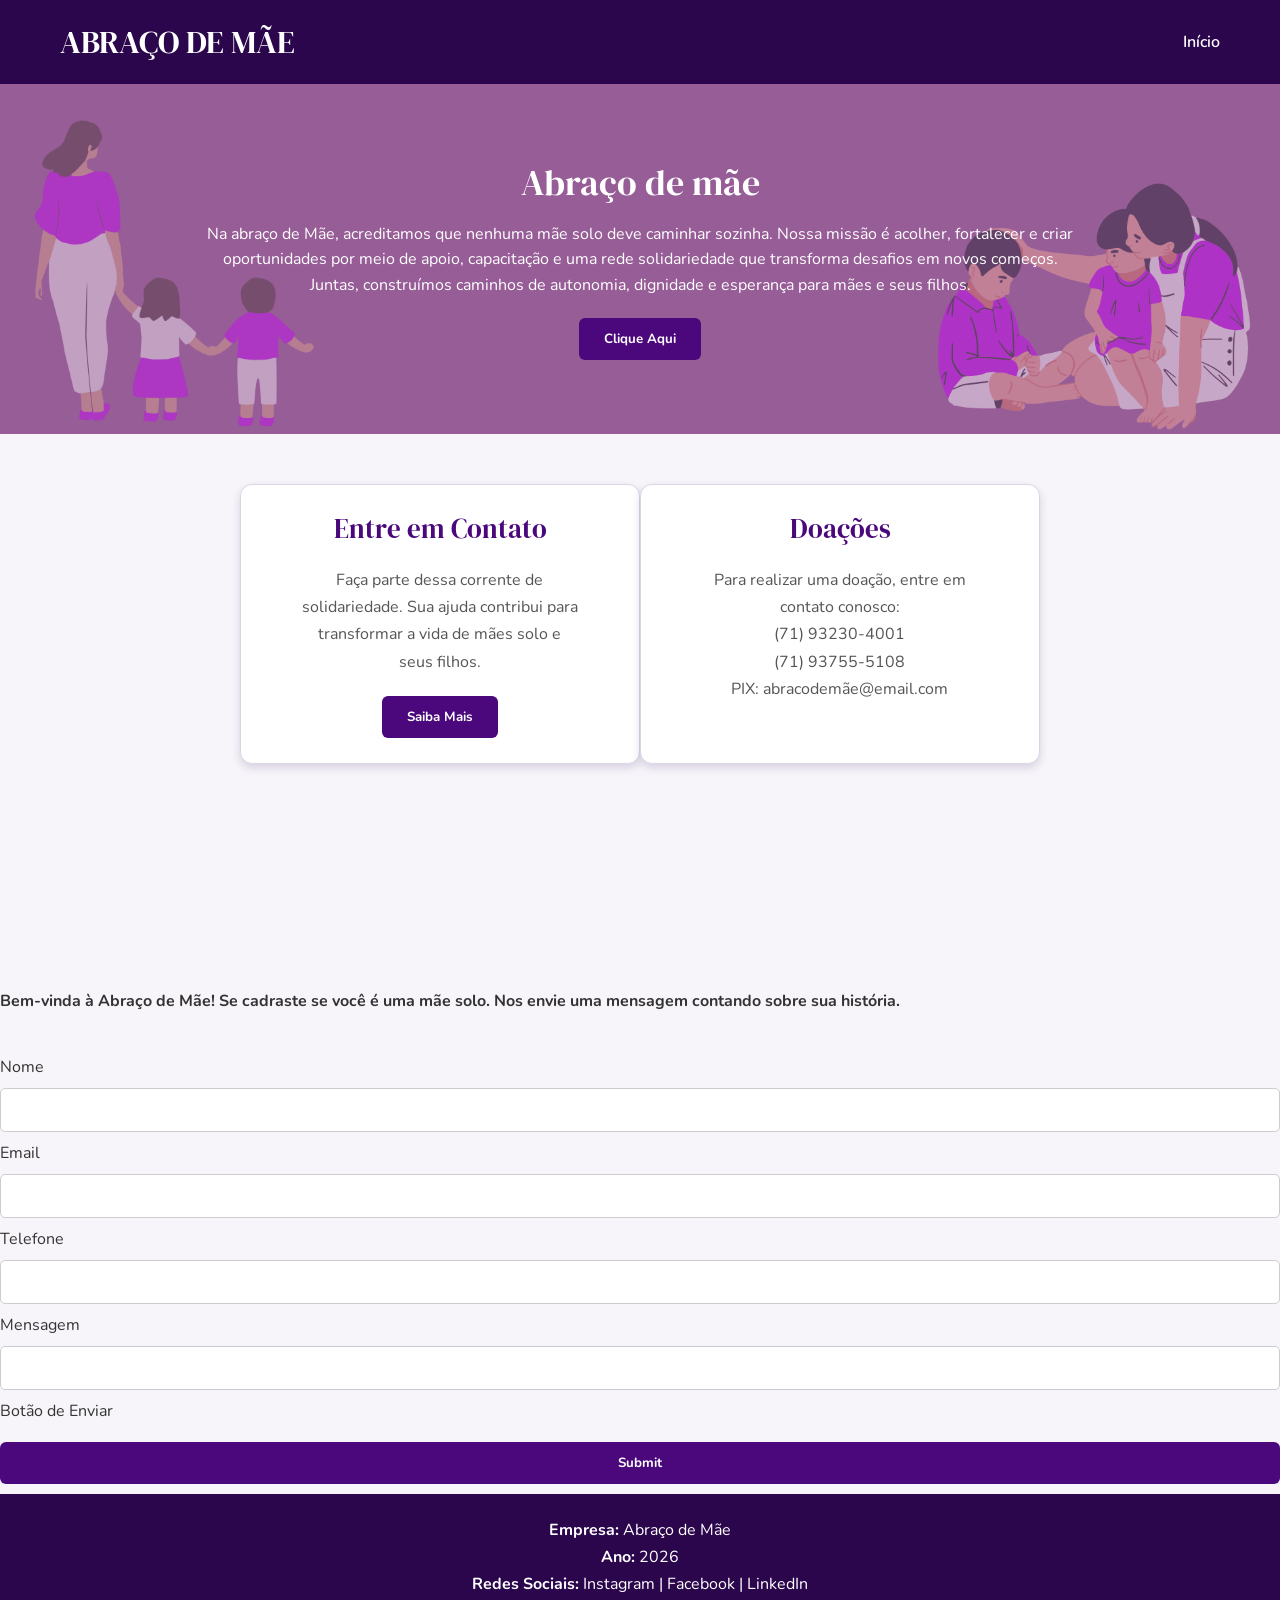
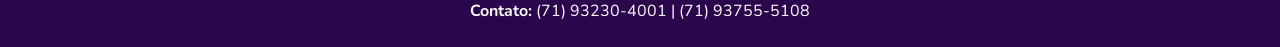
<file: Abraço de mãe/Contato.html>
<!DOCTYPE html>
<html lang="pt">
<head>
    <meta charset="UTF-8">
    <meta name="viewport" content="width=device-width, initial-scale=1.0">
    <title>Abraço de mãe</title>
    <link rel="stylesheet" href="style.css">
</head>
<body>
    <header>
        <h1>ABRAÇO DE MÃE</h1>
        <nav>
                <a href="../index.html">Início</a> 
        </nav>
    </header>

    <section class="banner">
        <h2>Abraço de mãe</h2>
            <p>Na abraço de Mãe, acreditamos que nenhuma mãe solo deve caminhar sozinha.
                Nossa missão é acolher, fortalecer e criar oportunidades por meio de apoio, capacitação e uma rede 
                solidariedade que transforma desafios em novos começos. Juntas, construímos caminhos de autonomia, dignidade e esperança para mães e seus filhos.
            </p>
        <button>Clique Aqui</button>
    </section>

    <section class="contato">

            <div class="card">
                <h2>Entre em Contato</h2>
                    <p>
                    Faça parte dessa corrente de solidariedade.
                    Sua ajuda contribui para transformar a vida de mães solo e seus filhos.
                    </p>
                    <button>Saiba Mais</button>

            </div>


            <div class="card">
                <h2>Doações</h2>

                    <p>Para realizar uma doação, entre em contato conosco:</p>

                    <p>(71) 93230-4001</p>

                    <p>(71) 93755-5108</p>

                    <p>PIX: abracodemãe@email.com</p>
            </div>


    </section>

    <br><br><br><br><br><br><br><br>
    <h4>Bem-vinda à Abraço de Mãe! Se cadraste se você é uma mãe solo. Nos envie uma mensagem contando sobre sua história.</h4>
    <br><br>

    <form>

            Nome
            <input type="password">

            Email
            <input type="email">

            Telefone
            <input type="number">

            Mensagem
            <input type="message">
        
            Botão de Enviar
            <input type="submit">

    </form>

    <footer>
                <p><strong>Empresa:</strong> Abraço de Mãe</p>
                <p><strong>Ano:</strong> 2026</p>
                <p><strong>Redes Sociais:</strong> Instagram | Facebook | LinkedIn</p>
                <p><strong>Contato:</strong> (71) 93230-4001 | (71) 93755-5108</p>
    </footer>

</body>
</html>
</file>
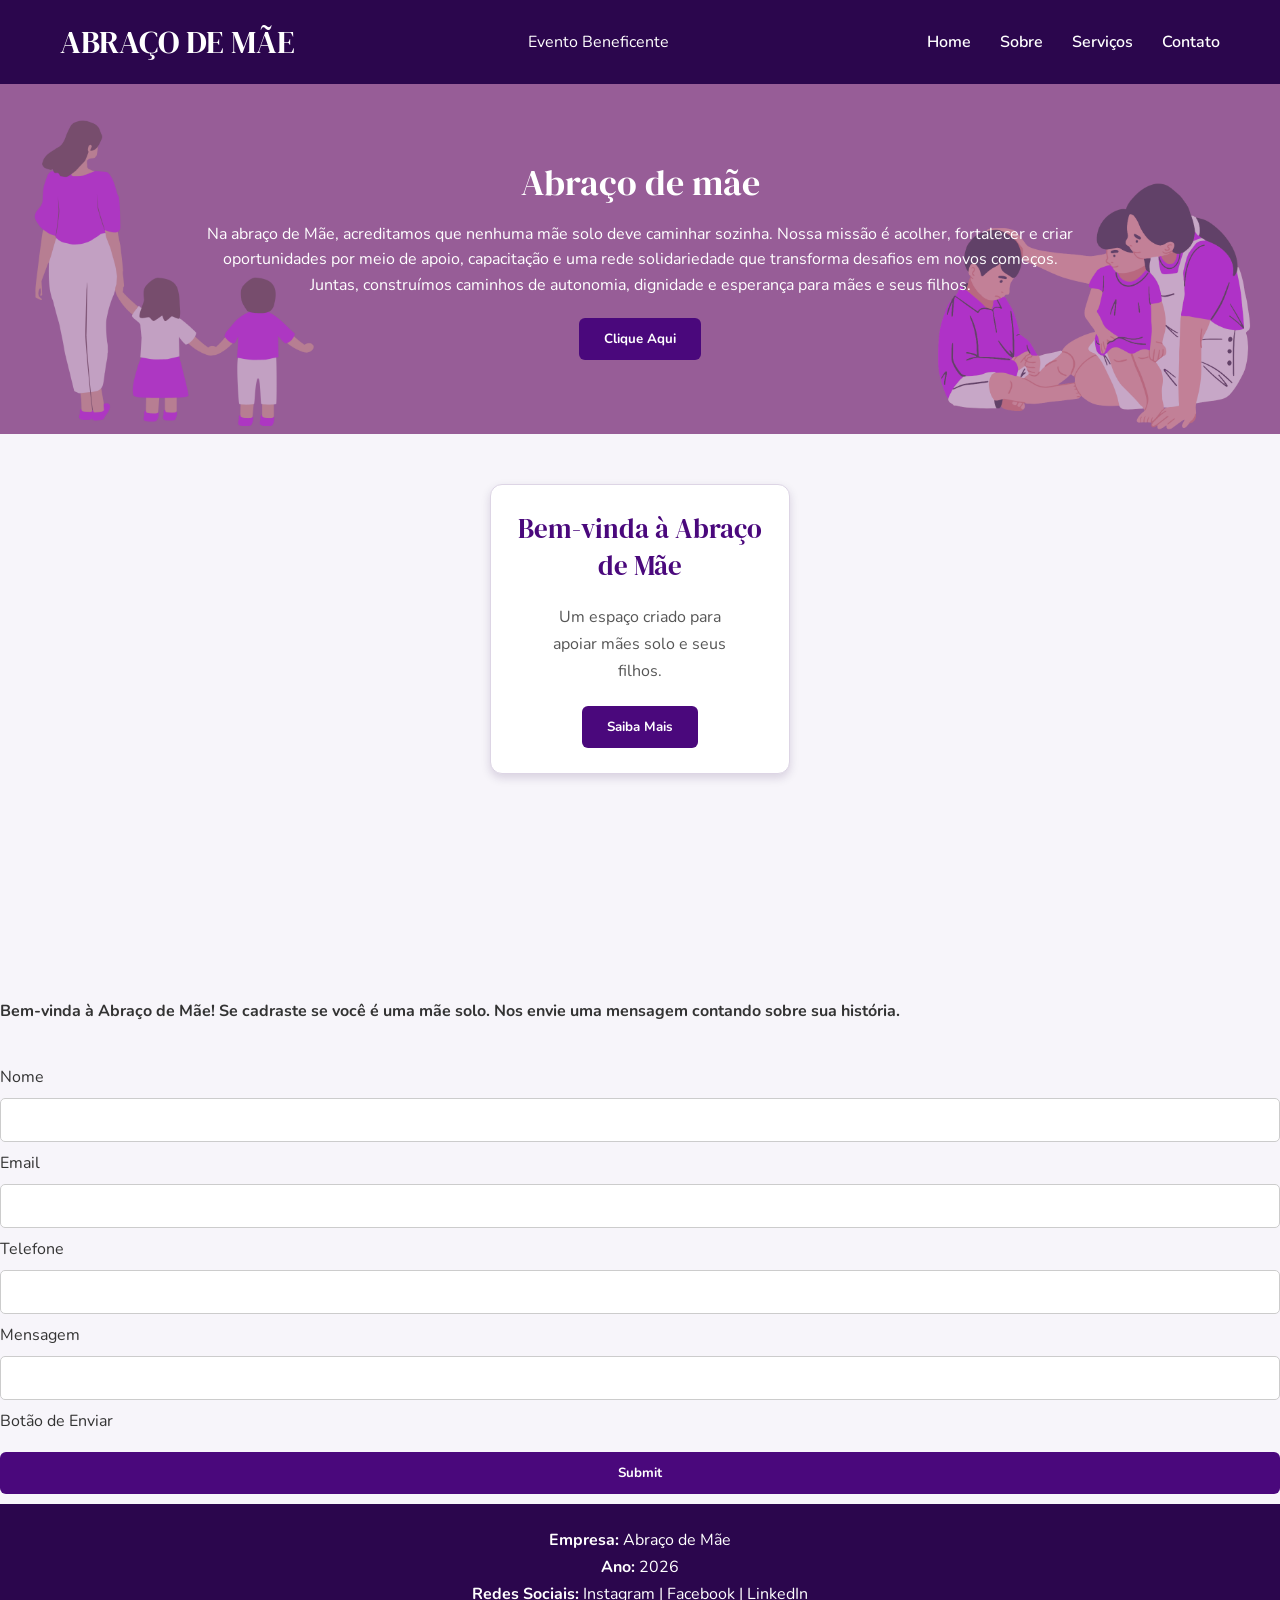
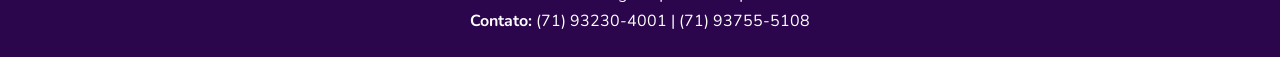
<file: Abraço de mãe/inicio.html>
<!DOCTYPE html>
<html lang="pt">
<head>
    <meta charset="UTF-8">
    <meta name="viewport" content="width=device-width, initial-scale=1.0">
    <title>Abraço de mãe</title>
    <link rel="stylesheet" href="style.css">
</head>
<body>
    <header>
        <h1>ABRAÇO DE MÃE</h1>
        <P>Evento Beneficente</P>
        <nav>
            <a href="Home.html">Home</a>
            <a href="Sobre.html">Sobre</a>
            <a href="Serviços.html">Serviços</a>
            <a href="Contato.html">Contato</a>
        </nav>
    </header>

    <section class="banner">
        <h2>Abraço de mãe</h2>
            <p>Na abraço de Mãe, acreditamos que nenhuma mãe solo deve caminhar sozinha.
                Nossa missão é acolher, fortalecer e criar oportunidades por meio de apoio, capacitação e uma rede 
                solidariedade que transforma desafios em novos começos. Juntas, construímos caminhos de autonomia, dignidade e esperança para mães e seus filhos.
            </p>
        <button>Clique Aqui</button>
    </section>



    <section class="inicio">

                <div class="card">
                        <h2>Bem-vinda à Abraço de Mãe</h2>
                            <p>
                            Um espaço criado para apoiar mães solo
                            e seus filhos.
                            </p>
                            <button>Saiba Mais</button>

                </div>

    </section>

    <br><br><br><br><br><br><br><br>
    <h4>Bem-vinda à Abraço de Mãe! Se cadraste se você é uma mãe solo. Nos envie uma mensagem contando sobre sua história.</h4>
    <br><br>

    <form>

            Nome
            <input type="password">

            Email
            <input type="email">

            Telefone
            <input type="number">

            Mensagem
            <input type="message">
        
            Botão de Enviar
            <input type="submit">

    </form>

    <footer>
                <p><strong>Empresa:</strong> Abraço de Mãe</p>
                <p><strong>Ano:</strong> 2026</p>
                <p><strong>Redes Sociais:</strong> Instagram | Facebook | LinkedIn</p>
                <p><strong>Contato:</strong> (71) 93230-4001 | (71) 93755-5108</p>
    </footer>

</body>
</html>
</file>
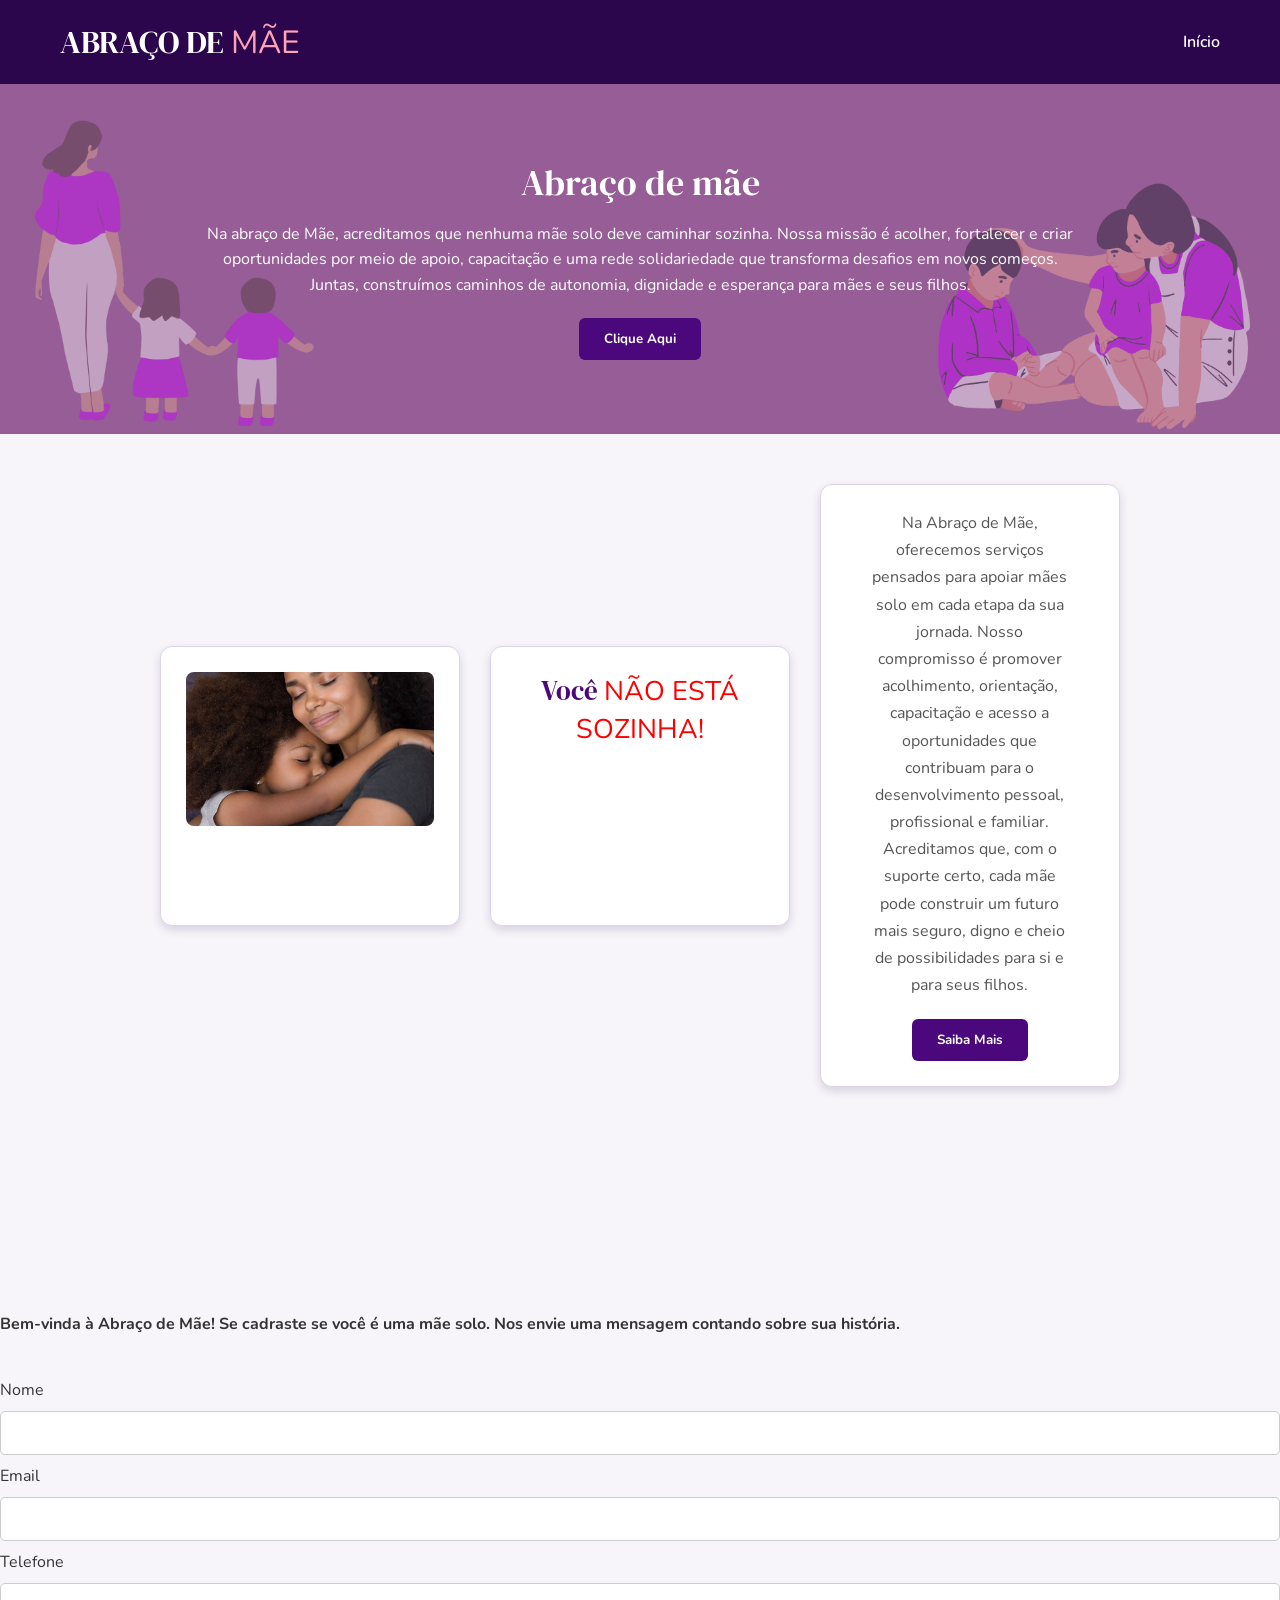
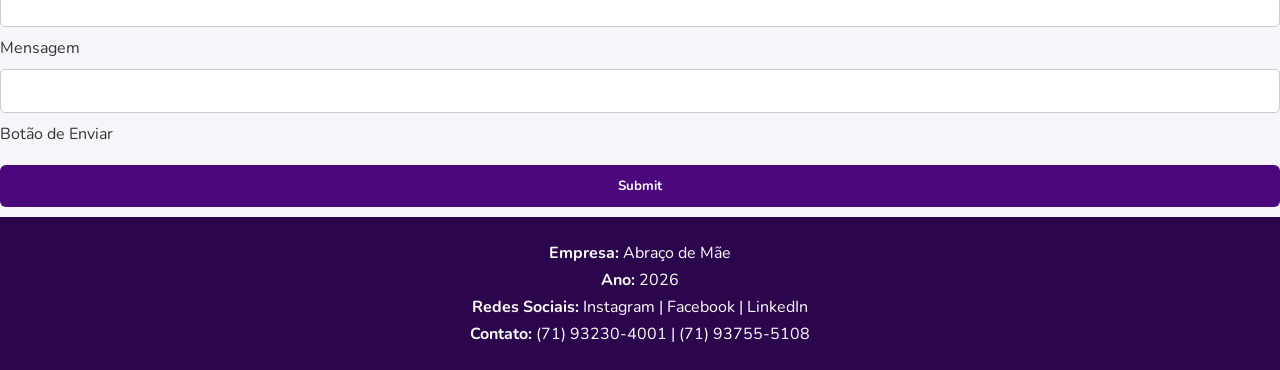
<file: Abraço de mãe/Serviços.html>
<!DOCTYPE html>
<html lang="pt">
<head>
    <meta charset="UTF-8">
    <meta name="viewport" content="width=device-width, initial-scale=1.0">
    <title>Abraço de mãe</title>
    <link rel="stylesheet" href="style.css">
</head>
<body>
    <header>
        <h1>ABRAÇO DE <span style="color: rgb(255, 164, 183);">MÃE</span></h1>
        <nav>
            <a href="../index.html">Início</a> 
        </nav>
    </header>

    <section class="banner">
        <h2>Abraço de mãe</h2>
            <p>Na abraço de Mãe, acreditamos que nenhuma mãe solo deve caminhar sozinha.
                Nossa missão é acolher, fortalecer e criar oportunidades por meio de apoio, capacitação e uma rede 
                solidariedade que transforma desafios em novos começos. Juntas, construímos caminhos de autonomia, dignidade e esperança para mães e seus filhos.
            </p>
        <button>Clique Aqui</button>
    </section>

    <section class="servicos">

            <div class="card">
                <img src="mae-solo.jpg" alt="mãe solo">
            </div>

            <div class="card">
                <h2>Você <span style="color:red;">NÃO ESTÁ SOZINHA!</span></h2>
            </div>

            <div class="card">
                <P>Na Abraço de Mãe, oferecemos serviços pensados para apoiar mães solo em cada etapa 
                    da sua jornada. Nosso compromisso é promover acolhimento, orientação, capacitação e 
                    acesso a oportunidades que contribuam para o desenvolvimento pessoal, profissional e 
                    familiar. Acreditamos que, com o suporte certo, cada mãe pode construir um futuro mais 
                    seguro, digno e cheio de possibilidades para si e para seus filhos.
                </P>
        <button>Saiba Mais</button>
    </div>

    </section>

    <br><br><br><br><br><br><br><br>
    <h4>Bem-vinda à Abraço de Mãe! Se cadraste se você é uma mãe solo. Nos envie uma mensagem contando sobre sua história.</h4>
    <br><br>

    <form>

            Nome
            <input type="password">

            Email
            <input type="email">

            Telefone
            <input type="number">

            Mensagem
            <input type="message">
        
            Botão de Enviar
            <input type="submit">

    </form>

    <footer>
                <p><strong>Empresa:</strong> Abraço de Mãe</p>
                <p><strong>Ano:</strong> 2026</p>
                <p><strong>Redes Sociais:</strong> Instagram | Facebook | LinkedIn</p>
                <p><strong>Contato:</strong> (71) 93230-4001 | (71) 93755-5108</p>
    </footer>

</body>
</html>
</file>
<file: style.css>
@import url('https://fonts.googleapis.com/css2?family=DM+Serif+Display&family=Nunito:wght@400;500;600;700&display=swap');

* {
  margin: 0;
  padding: 0;
  box-sizing: border-box;
  font-family: 'Nunito', sans-serif;
  }

body {
background-color: #f7f5fa;
color: #333;
}

header {
background-color: #2b064d;
color: white;
padding: 20px 60px;
display: flex;
justify-content: space-between;
align-items: center;
}

header h1 {
font-family: 'DM Serif Display', serif;
font-size: 32px;
font-weight: 400;
}

nav a {
color: white;
text-decoration: none;
margin-left: 25px;
font-size: 16px;
font-weight: 600;
}

nav a:hover {
text-decoration: underline;
}

.banner {
height: 350px;
background-image: url("imagem servicos.png");
background-size: cover;
background-position: center;
display: flex;
flex-direction: column;
justify-content: center;
align-items: center;
text-align: center;
color: white;
padding: 20px;
}

.banner h2 {
font-family: 'DM Serif Display', serif;
font-size: 36px;
margin-bottom: 15px;
font-weight: 400;
}

.banner p {
width: 70%;
line-height: 1.6;
font-size: 16px;
}

button,
input[type="submit"] {
background-color: #4a087c;
color: white;
border: none;
border-radius: 6px;
padding: 12px 25px;
margin-top: 20px;
cursor: pointer;
font-family: 'Nunito', sans-serif;
font-weight: 700;
}

button:hover,
input[type="submit"]:hover {
background-color: #320557;
}

.home,
.inicio,
.sobre,
.servicos {
display: flex;
justify-content: center;
align-items: center;
gap: 30px;
padding: 50px;
}

.card {
width: 300px;
min-height: 280px;
background-color: white;
border: 1px solid #ddd5e5;
border-radius: 12px;
box-shadow: 0 4px 10px rgba(43, 6, 77, 0.15);
padding: 25px;
text-align: center;
}

.card img {
width: 100%;
border-radius: 8px;
}

.card h2 {
font-family: 'DM Serif Display', serif;
color: #4a087c;
margin-bottom: 20px;
font-size: 27px;
font-weight: 400;
}

.card p {
font-family: 'Nunito', sans-serif;
font-size: 16px;
line-height: 1.7;
color: #555;
width: 80%;
margin-left: auto;
margin-right: auto;
text-align: center;
}

.contato {
display: flex;
justify-content: center;
padding: 50px;
}

.contato .card {
width: 400px;
}

form input,
form textarea {
width: 100%;
padding: 12px;
margin: 10px 0;
border: 1px solid #ccc;
border-radius: 5px;
font-family: 'Nunito', sans-serif;
}

footer {
background-color: #2b064d;
color: white;
text-align: center;
padding: 20px;
}

footer p {
margin: 5px;
}
</file>
<file: Abraço de mãe/style.css>
@import url('https://fonts.googleapis.com/css2?family=DM+Serif+Display&family=Nunito:wght@400;500;600;700&display=swap');

* {
  margin: 0;
  padding: 0;
  box-sizing: border-box;
  font-family: 'Nunito', sans-serif;
  }

body {
background-color: #f7f5fa;
color: #333;
}

header {
background-color: #2b064d;
color: white;
padding: 20px 60px;
display: flex;
justify-content: space-between;
align-items: center;
}

header h1 {
font-family: 'DM Serif Display', serif;
font-size: 32px;
font-weight: 400;
}

nav a {
color: white;
text-decoration: none;
margin-left: 25px;
font-size: 16px;
font-weight: 600;
}

nav a:hover {
text-decoration: underline;
}

.banner {
height: 350px;
background-image: url("imagem servicos.png");
background-size: cover;
background-position: center;
display: flex;
flex-direction: column;
justify-content: center;
align-items: center;
text-align: center;
color: white;
padding: 20px;
}

.banner h2 {
font-family: 'DM Serif Display', serif;
font-size: 36px;
margin-bottom: 15px;
font-weight: 400;
}

.banner p {
width: 70%;
line-height: 1.6;
font-size: 16px;
}

button,
input[type="submit"] {
background-color: #4a087c;
color: white;
border: none;
border-radius: 6px;
padding: 12px 25px;
margin-top: 20px;
cursor: pointer;
font-family: 'Nunito', sans-serif;
font-weight: 700;
}

button:hover,
input[type="submit"]:hover {
background-color: #320557;
}

.home,
.inicio,
.sobre,
.servicos {
display: flex;
justify-content: center;
align-items: center;
gap: 30px;
padding: 50px;
}

.card {
width: 300px;
min-height: 280px;
background-color: white;
border: 1px solid #ddd5e5;
border-radius: 12px;
box-shadow: 0 4px 10px rgba(43, 6, 77, 0.15);
padding: 25px;
text-align: center;
}

.card img {
width: 100%;
border-radius: 8px;
}

.card h2 {
font-family: 'DM Serif Display', serif;
color: #4a087c;
margin-bottom: 20px;
font-size: 27px;
font-weight: 400;
}

.card p {
font-family: 'Nunito', sans-serif;
font-size: 16px;
line-height: 1.7;
color: #555;
width: 80%;
margin-left: auto;
margin-right: auto;
text-align: center;
}

.contato {
display: flex;
justify-content: center;
padding: 50px;
}

.contato .card {
width: 400px;
}

form input,
form textarea {
width: 100%;
padding: 12px;
margin: 10px 0;
border: 1px solid #ccc;
border-radius: 5px;
font-family: 'Nunito', sans-serif;
}

footer {
background-color: #2b064d;
color: white;
text-align: center;
padding: 20px;
}

footer p {
margin: 5px;
}
</file>
